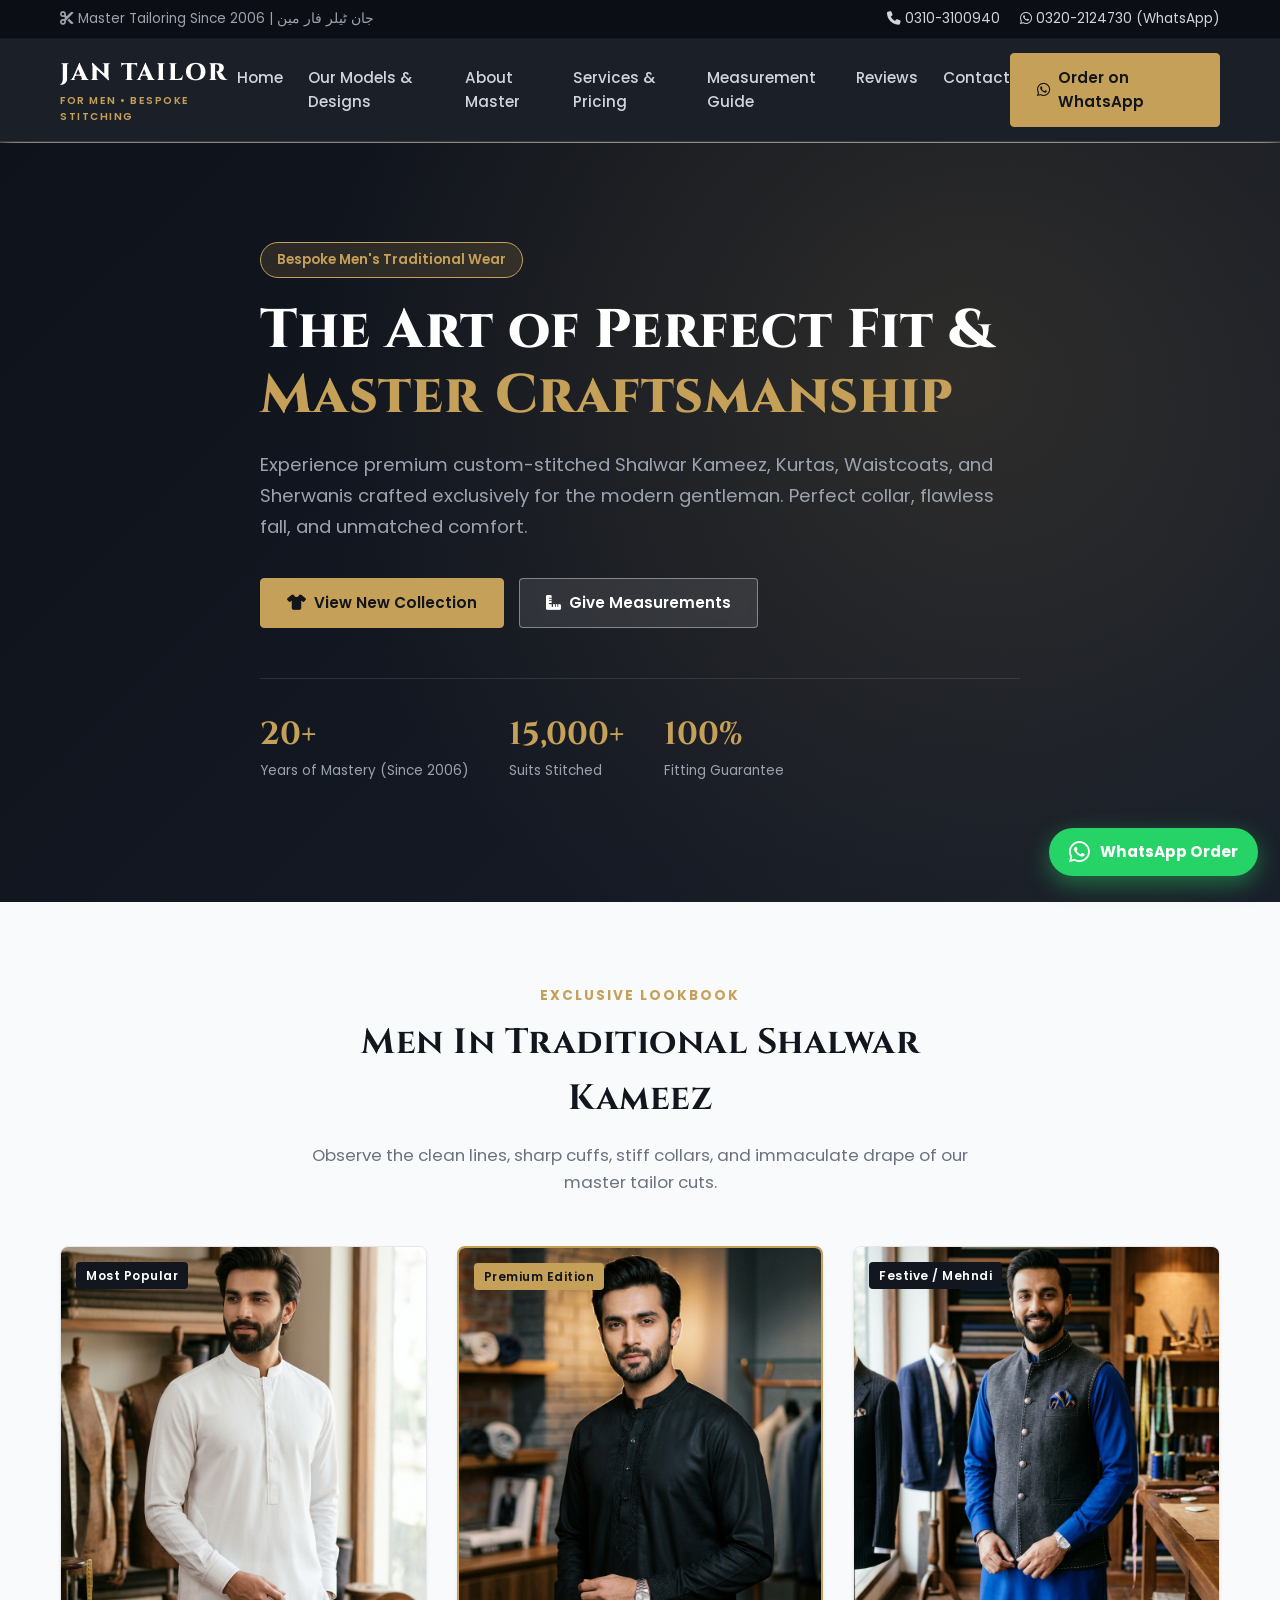
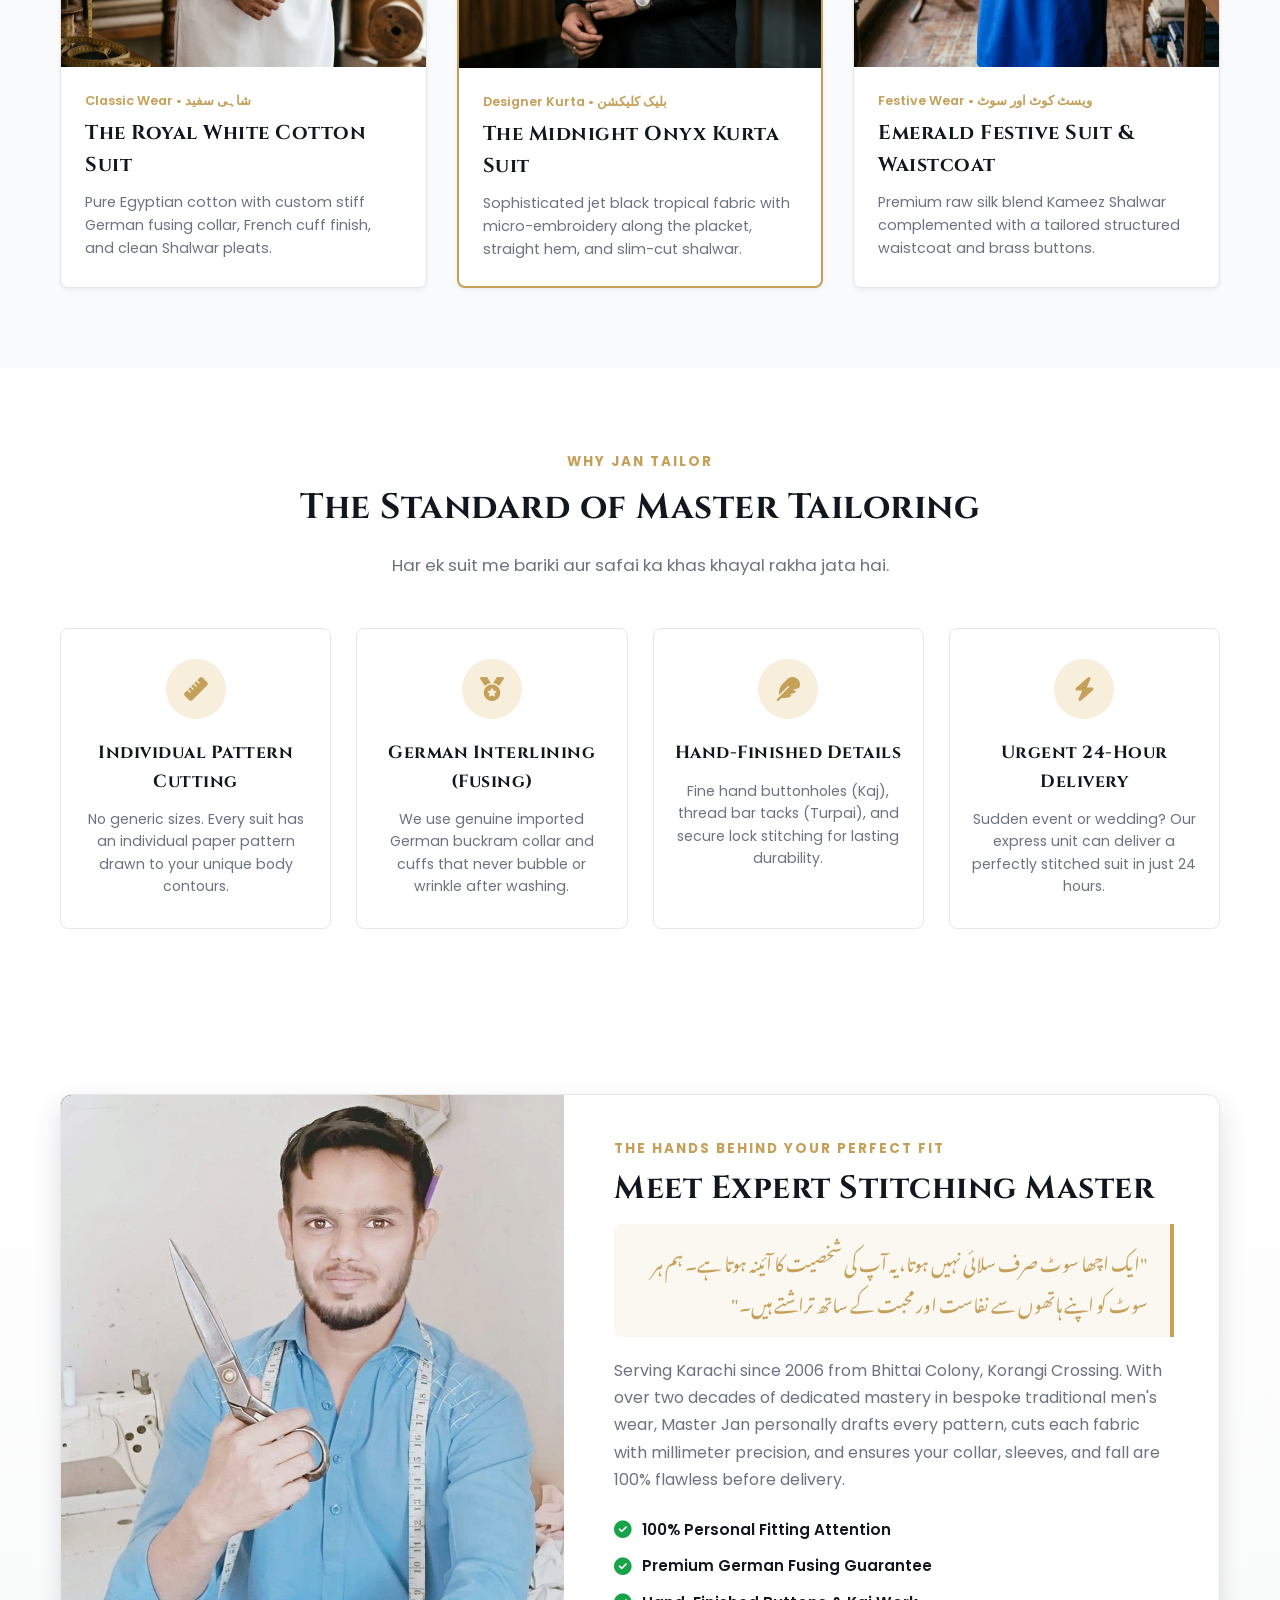
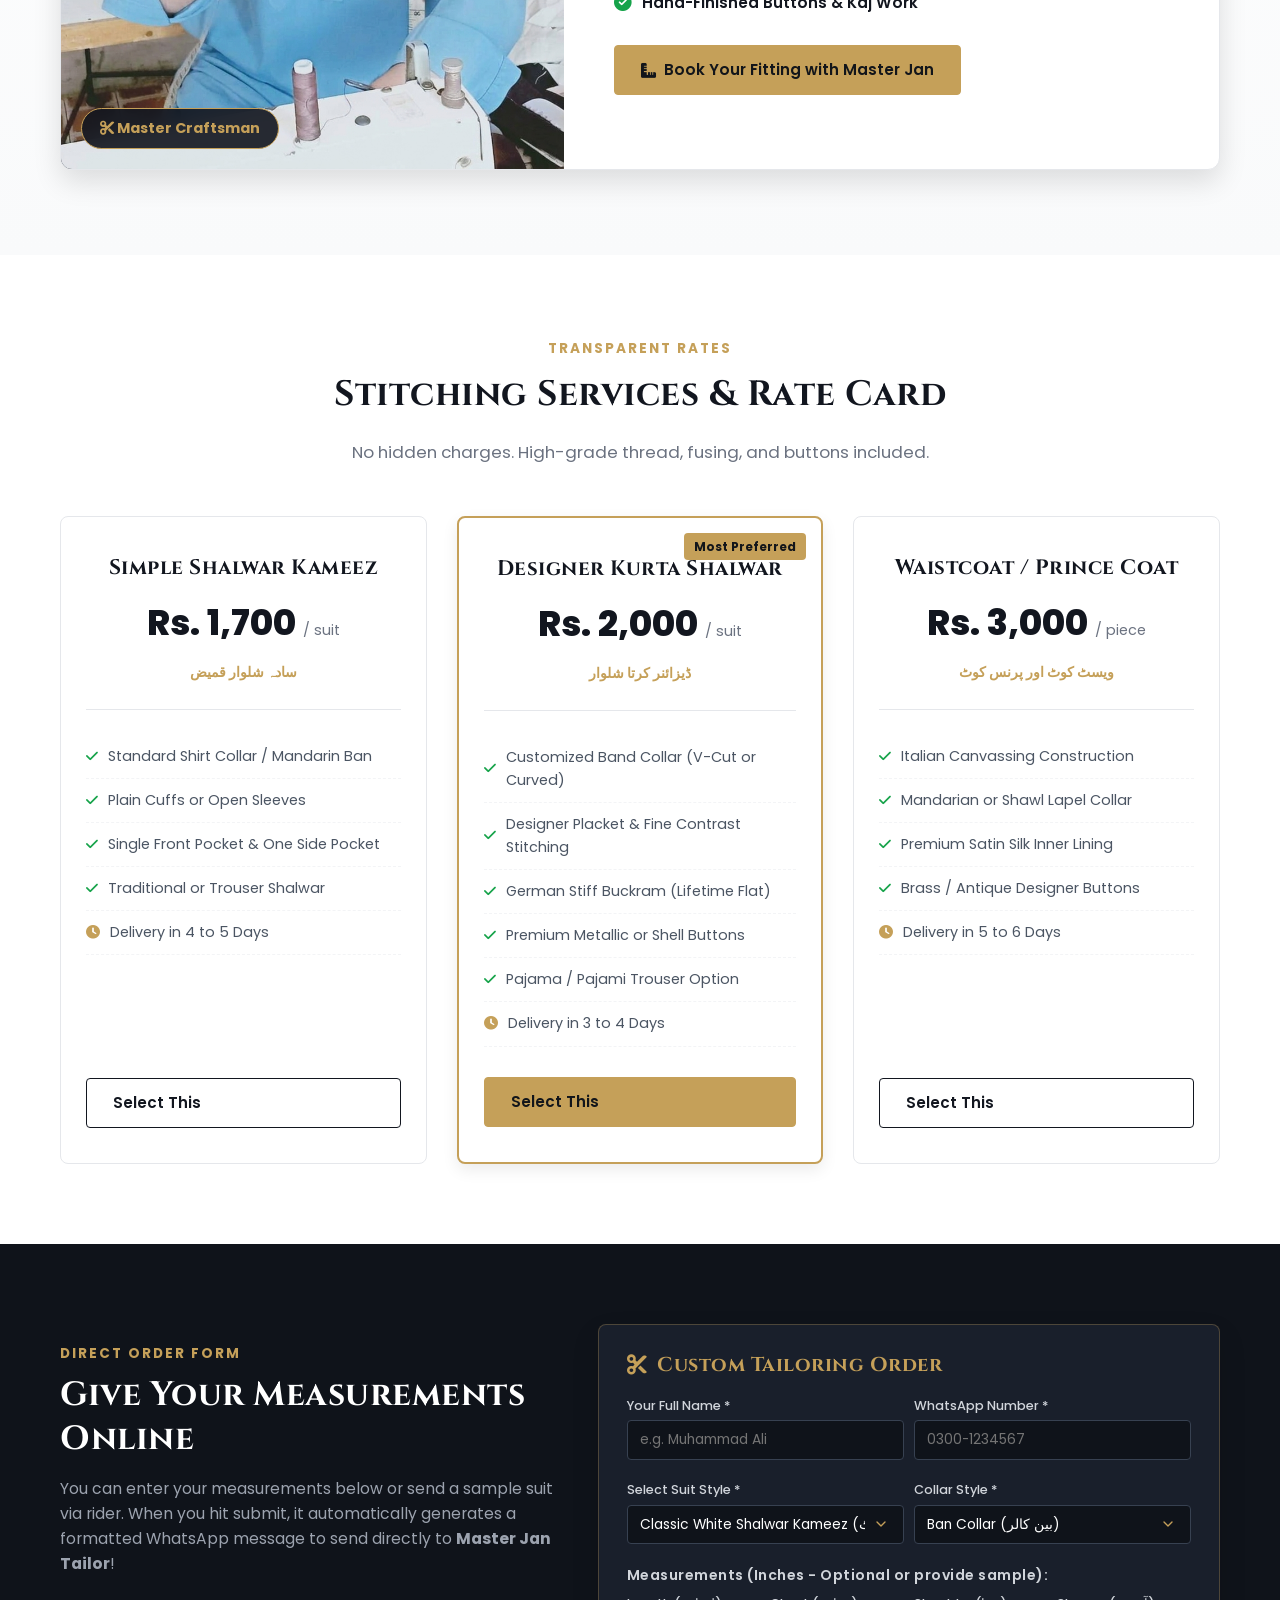
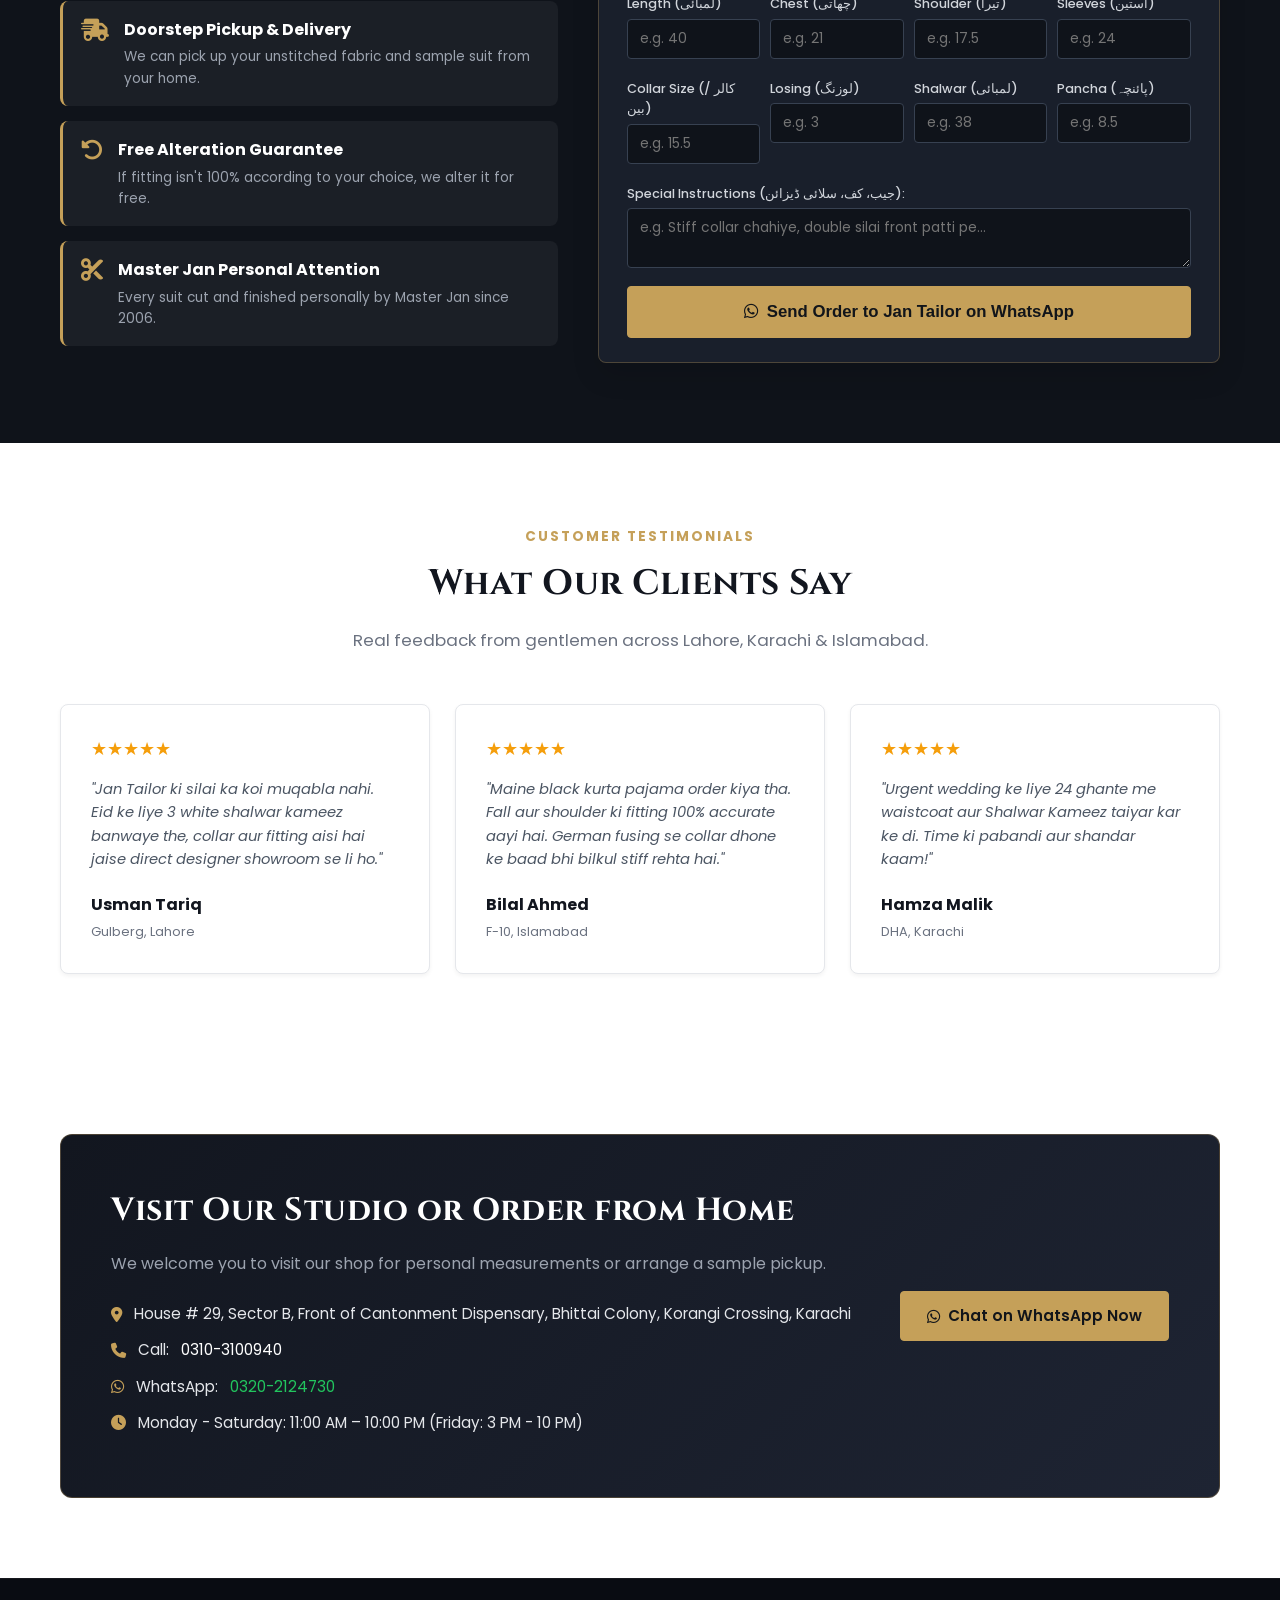
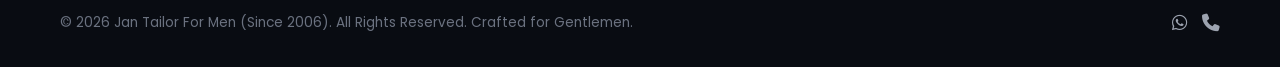
<file: index.html>
<!DOCTYPE html>
<html lang="en">
<head>
  <meta charset="UTF-8">
  <meta name="viewport" content="width=device-width, initial-scale=1.0">
  <title>Jan Tailor For Men | Bespoke Men's Shalwar Kameez & Suits</title>
  <link rel="preconnect" href="https://fonts.googleapis.com">
  <link rel="preconnect" href="https://fonts.gstatic.com" crossorigin>
  <link href="https://fonts.googleapis.com/css2?family=Cinzel:wght@500;700;800&family=Noto+Nastaliq+Urdu:wght@500;700&family=Poppins:wght@300;400;500;600;700&display=swap" rel="stylesheet">
  <link rel="stylesheet" href="style.css">
  <link rel="stylesheet" href="https://cdnjs.cloudflare.com/ajax/libs/font-awesome/6.4.0/css/all.min.css">
</head>
<body>

  <!-- Top Announcement Bar -->
  <div class="top-bar">
    <div class="container top-bar-content">
      <span><i class="fa-solid fa-scissors"></i> Master Tailoring Since 2006 | جان ٹیلر فار مین</span>
      <div class="top-contact">
        <a href="tel:+923103100940"><i class="fa-solid fa-phone"></i> 0310-3100940</a>
        <a href="https://wa.me/923202124730" target="_blank"><i class="fa-brands fa-whatsapp"></i> 0320-2124730 (WhatsApp)</a>
      </div>
    </div>
  </div>

  <!-- Navigation Header -->
  <header class="header" id="header">
    <div class="container nav-wrapper">
      <a href="#home" class="logo">
        <span class="logo-title">JAN TAILOR</span>
        <span class="logo-subtitle">FOR MEN • BESPOKE STITCHING</span>
      </a>

      <nav class="nav-menu" id="nav-menu">
        <a href="#home" class="nav-link active">Home</a>
        <a href="#gallery" class="nav-link">Our Models & Designs</a>
        <a href="#master" class="nav-link">About Master</a>
        <a href="#services" class="nav-link">Services & Pricing</a>
        <a href="#order" class="nav-link">Measurement Guide</a>
        <a href="#reviews" class="nav-link">Reviews</a>
        <a href="#contact" class="nav-link">Contact</a>
        <a href="https://wa.me/923202124730" target="_blank" class="btn btn-primary mobile-menu-btn">
          <i class="fa-brands fa-whatsapp"></i> Order on WhatsApp
        </a>
      </nav>

      <a href="https://wa.me/923202124730" target="_blank" class="btn btn-primary nav-btn">
        <i class="fa-brands fa-whatsapp"></i> Order on WhatsApp
      </a>

      <button class="mobile-toggle" id="mobile-toggle" aria-label="Toggle navigation">
        <i class="fa-solid fa-bars"></i>
      </button>
    </div>
  </header>

  <!-- Hero Section -->
  <section class="hero" id="home">
    <div class="hero-overlay"></div>
    <div class="container hero-content">
      <div class="hero-badge">Bespoke Men's Traditional Wear</div>
      <h1 class="hero-title">
        The Art of Perfect Fit & <br>
        <span class="gold-text">Master Craftsmanship</span>
      </h1>
      <p class="hero-description">
        Experience premium custom-stitched Shalwar Kameez, Kurtas, Waistcoats, and Sherwanis crafted exclusively for the modern gentleman. Perfect collar, flawless fall, and unmatched comfort.
      </p>
      <div class="hero-actions">
        <a href="#gallery" class="btn btn-primary"><i class="fa-solid fa-shirt"></i> View New Collection</a>
        <a href="#order" class="btn btn-secondary"><i class="fa-solid fa-ruler-combined"></i> Give Measurements</a>
      </div>

      <div class="hero-stats">
        <div class="stat-item">
          <span class="stat-num">20+</span>
          <span class="stat-label">Years of Mastery (Since 2006)</span>
        </div>
        <div class="stat-item">
          <span class="stat-num">15,000+</span>
          <span class="stat-label">Suits Stitched</span>
        </div>
        <div class="stat-item">
          <span class="stat-num">100%</span>
          <span class="stat-label">Fitting Guarantee</span>
        </div>
      </div>
    </div>
  </section>

  <!-- Featured Collection / Models in Shalwar Kameez -->
  <section class="section gallery-section" id="gallery">
    <div class="container">
      <div class="section-header">
        <span class="subheading">Exclusive Lookbook</span>
        <h2 class="section-title">Men In Traditional Shalwar Kameez</h2>
        <p class="section-subtitle">
          Observe the clean lines, sharp cuffs, stiff collars, and immaculate drape of our master tailor cuts.
        </p>
      </div>

      <div class="models-grid">
        <!-- Model 1: Classic White Cotton Suit -->
        <div class="model-card">
          <div class="model-image-wrap" onclick="openModal('img-model1', 'The Royal White Cotton Suit', 'Handcrafted from fine Egyptian Giza cotton with crisp band collar, French cuffs, and precision stitching.')" title="Tap to preview">
            <img src="images/model1.jpg" alt="Young Man in Classic White Shalwar Kameez" class="model-img" id="img-model1">
            <span class="model-badge">Most Popular</span>
            <div class="model-overlay">
              <button class="quick-view-btn">
                <i class="fa-solid fa-expand"></i> View Detail
              </button>
            </div>
          </div>
          <div class="model-info">
            <div class="model-category">Classic Wear • شاہی سفید</div>
            <h3 class="model-name">The Royal White Cotton Suit</h3>
            <p class="model-desc">
              Pure Egyptian cotton with custom stiff German fusing collar, French cuff finish, and clean Shalwar pleats.
            </p>
          </div>
        </div>

        <!-- Model 2: Charcoal Black / Navy Blue Designer Kurta Shalwar -->
        <div class="model-card featured">
          <div class="model-image-wrap" onclick="openModal('img-model2', 'The Midnight Onyx Kurta Suit', 'Deep charcoal black wash-and-wear fabric with subtle tonal silk embroidery on placket, slim-fit silhouette.')" title="Tap to preview">
            <img src="images/model2.jpg" alt="Young Man in Elegant Black Kurta Shalwar" class="model-img" id="img-model2">
            <span class="model-badge badge-gold">Premium Edition</span>
            <div class="model-overlay">
              <button class="quick-view-btn">
                <i class="fa-solid fa-expand"></i> View Detail
              </button>
            </div>
          </div>
          <div class="model-info">
            <div class="model-category">Designer Kurta • بلیک کلیکشن</div>
            <h3 class="model-name">The Midnight Onyx Kurta Suit</h3>
            <p class="model-desc">
              Sophisticated jet black tropical fabric with micro-embroidery along the placket, straight hem, and slim-cut shalwar.
            </p>
          </div>
        </div>

        <!-- Model 3: Festive Emerald Green / Royal Blue with Waistcoat -->
        <div class="model-card">
          <div class="model-image-wrap" onclick="openModal('img-model3', 'Royal Festive Suit with Waistcoat', 'Rich jewel-toned fabric paired with a tailored textured Prince-coat style waistcoat, brass crest buttons.')" title="Tap to preview">
            <img src="images/model3.jpg" alt="Man in Royal Green Shalwar Kameez with Waistcoat" class="model-img" id="img-model3">
            <span class="model-badge">Festive / Mehndi</span>
            <div class="model-overlay">
              <button class="quick-view-btn">
                <i class="fa-solid fa-expand"></i> View Detail
              </button>
            </div>
          </div>
          <div class="model-info">
            <div class="model-category">Festive Wear • ویسٹ کوٹ اور سوٹ</div>
            <h3 class="model-name">Emerald Festive Suit & Waistcoat</h3>
            <p class="model-desc">
              Premium raw silk blend Kameez Shalwar complemented with a tailored structured waistcoat and brass buttons.
            </p>
          </div>
        </div>
      </div>
    </div>
  </section>

  <!-- Special Features / Master Tailoring Pillars -->
  <section class="section features-section">
    <div class="container">
      <div class="section-header">
        <span class="subheading">Why Jan Tailor</span>
        <h2 class="section-title">The Standard of Master Tailoring</h2>
        <p class="section-subtitle">Har ek suit me bariki aur safai ka khas khayal rakha jata hai.</p>
      </div>

      <div class="features-grid">
        <div class="feature-box">
          <div class="feature-icon"><i class="fa-solid fa-ruler"></i></div>
          <h3>Individual Pattern Cutting</h3>
          <p>No generic sizes. Every suit has an individual paper pattern drawn to your unique body contours.</p>
        </div>

        <div class="feature-box">
          <div class="feature-icon"><i class="fa-solid fa-medal"></i></div>
          <h3>German Interlining (Fusing)</h3>
          <p>We use genuine imported German buckram collar and cuffs that never bubble or wrinkle after washing.</p>
        </div>

        <div class="feature-box">
          <div class="feature-icon"><i class="fa-solid fa-feather"></i></div>
          <h3>Hand-Finished Details</h3>
          <p>Fine hand buttonholes (Kaj), thread bar tacks (Turpai), and secure lock stitching for lasting durability.</p>
        </div>

        <div class="feature-box">
          <div class="feature-icon"><i class="fa-solid fa-bolt"></i></div>
          <h3>Urgent 24-Hour Delivery</h3>
          <p>Sudden event or wedding? Our express unit can deliver a perfectly stitched suit in just 24 hours.</p>
        </div>
      </div>
    </div>
  </section>

  <!-- Meet The Master Tailor Section -->
  <section class="section master-section" id="master">
    <div class="container">
      <div class="master-card">
        <div class="master-image-box">
          <img src="images/mypic2.jpg" alt="Master Jan Tailor at Work" class="master-img">
          <div class="master-badge"><i class="fa-solid fa-scissors"></i> Master Craftsman</div>
        </div>
        <div class="master-content">
          <span class="subheading">The Hands Behind Your Perfect Fit</span>
          <h2 class="master-title">Meet Expert Stitching Master</h2>
          <p class="master-quote">
            "ایک اچھا سوٹ صرف سلائی نہیں ہوتا، یہ آپ کی شخصیت کا آئینہ ہوتا ہے۔ ہم ہر سوٹ کو اپنے ہاتھوں سے نفاست اور محبت کے ساتھ تراشتے ہیں۔"
          </p>
          <p class="master-bio">
            Serving Karachi since 2006 from Bhittai Colony, Korangi Crossing. With over two decades of dedicated mastery in bespoke traditional men's wear, Master Jan personally drafts every pattern, cuts each fabric with millimeter precision, and ensures your collar, sleeves, and fall are 100% flawless before delivery.
          </p>
          <div class="master-features-list">
            <div><i class="fa-solid fa-circle-check"></i> 100% Personal Fitting Attention</div>
            <div><i class="fa-solid fa-circle-check"></i> Premium German Fusing Guarantee</div>
            <div><i class="fa-solid fa-circle-check"></i> Hand-Finished Buttons & Kaj Work</div>
          </div>
          <a href="#order" class="btn btn-primary"><i class="fa-solid fa-ruler-combined"></i> Book Your Fitting with Master Jan</a>
        </div>
      </div>
    </div>
  </section>

  <!-- Services & Price List -->
  <section class="section services-section" id="services">
    <div class="container">
      <div class="section-header">
        <span class="subheading">Transparent Rates</span>
        <h2 class="section-title">Stitching Services & Rate Card</h2>
        <p class="section-subtitle">No hidden charges. High-grade thread, fusing, and buttons included.</p>
      </div>

      <div class="price-cards-grid">
        <div class="price-card">
          <div class="price-header">
            <h4>Simple Shalwar Kameez</h4>
            <div class="price">Rs. 1,700 <span>/ suit</span></div>
            <p>سادہ شلوار قمیض</p>
          </div>
          <ul class="price-list">
            <li><i class="fa-solid fa-check"></i> Standard Shirt Collar / Mandarin Ban</li>
            <li><i class="fa-solid fa-check"></i> Plain Cuffs or Open Sleeves</li>
            <li><i class="fa-solid fa-check"></i> Single Front Pocket & One Side Pocket</li>
            <li><i class="fa-solid fa-check"></i> Traditional or Trouser Shalwar</li>
            <li><i class="fa-solid fa-clock"></i> Delivery in 4 to 5 Days</li>
          </ul>
          <a href="#order" class="btn btn-outline" onclick="selectService('Simple Shalwar Kameez')">Select This</a>
        </div>

        <div class="price-card popular">
          <div class="popular-ribbon">Most Preferred</div>
          <div class="price-header">
            <h4>Designer Kurta Shalwar</h4>
            <div class="price">Rs. 2,000 <span>/ suit</span></div>
            <p>ڈیزائنر کرتا شلوار</p>
          </div>
          <ul class="price-list">
            <li><i class="fa-solid fa-check"></i> Customized Band Collar (V-Cut or Curved)</li>
            <li><i class="fa-solid fa-check"></i> Designer Placket & Fine Contrast Stitching</li>
            <li><i class="fa-solid fa-check"></i> German Stiff Buckram (Lifetime Flat)</li>
            <li><i class="fa-solid fa-check"></i> Premium Metallic or Shell Buttons</li>
            <li><i class="fa-solid fa-check"></i> Pajama / Pajami Trouser Option</li>
            <li><i class="fa-solid fa-clock"></i> Delivery in 3 to 4 Days</li>
          </ul>
          <a href="#order" class="btn btn-primary" onclick="selectService('Designer Kurta Shalwar')">Select This</a>
        </div>

        <div class="price-card">
          <div class="price-header">
            <h4>Waistcoat / Prince Coat</h4>
            <div class="price">Rs. 3,000 <span>/ piece</span></div>
            <p>ویسٹ کوٹ اور پرنس کوٹ</p>
          </div>
          <ul class="price-list">
            <li><i class="fa-solid fa-check"></i> Italian Canvassing Construction</li>
            <li><i class="fa-solid fa-check"></i> Mandarian or Shawl Lapel Collar</li>
            <li><i class="fa-solid fa-check"></i> Premium Satin Silk Inner Lining</li>
            <li><i class="fa-solid fa-check"></i> Brass / Antique Designer Buttons</li>
            <li><i class="fa-solid fa-clock"></i> Delivery in 5 to 6 Days</li>
          </ul>
          <a href="#order" class="btn btn-outline" onclick="selectService('Waistcoat / Prince Coat')">Select This</a>
        </div>
      </div>
    </div>
  </section>

  <!-- Online Measurement Calculator & Order Form -->
  <section class="section order-section" id="order">
    <div class="container">
      <div class="order-wrapper">
        <div class="order-info-col">
          <span class="subheading">Direct Order Form</span>
          <h2>Give Your Measurements Online</h2>
          <p>
            You can enter your measurements below or send a sample suit via rider. When you hit submit, it automatically generates a formatted WhatsApp message to send directly to <strong>Master Jan Tailor</strong>!
          </p>

          <div class="order-highlights">
            <div class="highlight-item">
              <i class="fa-solid fa-truck-fast"></i>
              <div>
                <h5>Doorstep Pickup & Delivery</h5>
                <p>We can pick up your unstitched fabric and sample suit from your home.</p>
              </div>
            </div>
            <div class="highlight-item">
              <i class="fa-solid fa-rotate-left"></i>
              <div>
                <h5>Free Alteration Guarantee</h5>
                <p>If fitting isn't 100% according to your choice, we alter it for free.</p>
              </div>
            </div>
            <div class="highlight-item">
              <i class="fa-solid fa-scissors"></i>
              <div>
                <h5>Master Jan Personal Attention</h5>
                <p>Every suit cut and finished personally by Master Jan since 2006.</p>
              </div>
            </div>
          </div>
        </div>

        <div class="order-form-col">
          <form id="tailor-order-form" class="tailor-form" onsubmit="handleFormSubmit(event)">
            <h3><i class="fa-solid fa-scissors"></i> Custom Tailoring Order</h3>

            <div class="form-row">
              <div class="form-group">
                <label for="cust-name">Your Full Name *</label>
                <input type="text" id="cust-name" required placeholder="e.g. Muhammad Ali">
              </div>
              <div class="form-group">
                <label for="cust-phone">WhatsApp Number *</label>
                <input type="tel" id="cust-phone" required placeholder="0300-1234567">
              </div>
            </div>

            <div class="form-row">
              <div class="form-group">
                <label for="suit-type">Select Suit Style *</label>
                <select id="suit-type" required>
                  <option value="Classic White Shalwar Kameez">Classic White Shalwar Kameez (سفید سوٹ)</option>
                  <option value="Midnight Onyx Kurta Suit">Midnight Onyx Kurta Suit (بلیک کرتا)</option>
                  <option value="Festive Suit with Waistcoat">Festive Suit with Waistcoat (ویسٹ کوٹ اور سوٹ)</option>
                  <option value="Waistcoat / Prince Coat">Waistcoat / Prince Coat (ویسٹ کوٹ اور پرنس کوٹ)</option>
                  <option value="Standard Shalwar Kameez">Standard Shalwar Kameez (سادہ سوٹ)</option>
                  <option value="Designer Kurta Pajama">Designer Kurta Pajama (کرتا پاجامہ)</option>
                </select>
              </div>
              <div class="form-group">
                <label for="collar-type">Collar Style *</label>
                <select id="collar-type">
                  <option value="Ban Collar (بین کالر)">Ban Collar (بین کالر)</option>
                  <option value="Shirt Collar (شرٹ کالر)">Shirt Collar (شرٹ کالر)</option>
                  <option value="Half Ban Collar (ہاف بین)">Half Ban Collar (ہاف بین)</option>
                </select>
              </div>
            </div>

            <h4 class="form-subheading">Measurements (Inches - Optional or provide sample):</h4>
            <div class="form-row four-col">
              <div class="form-group">
                <label for="m-kameez">Length (لمبائی)</label>
                <input type="number" step="0.5" min="0" id="m-kameez" placeholder="e.g. 40">
              </div>
              <div class="form-group">
                <label for="m-chest">Chest (چھاتی)</label>
                <input type="number" step="0.5" min="0" id="m-chest" placeholder="e.g. 21">
              </div>
              <div class="form-group">
                <label for="m-teera">Shoulder (تیرا)</label>
                <input type="number" step="0.5" min="0" id="m-teera" placeholder="e.g. 17.5">
              </div>
              <div class="form-group">
                <label for="m-sleeves">Sleeves (آستین)</label>
                <input type="number" step="0.5" min="0" id="m-sleeves" placeholder="e.g. 24">
              </div>
            </div>

            <div class="form-row four-col">
              <div class="form-group">
                <label for="m-collar">Collar Size (کالر / بین)</label>
                <input type="number" step="0.5" min="0" id="m-collar" placeholder="e.g. 15.5">
              </div>
              <div class="form-group">
                <label for="m-losing">Losing (لوزنگ)</label>
                <input type="number" step="0.5" min="0" id="m-losing" placeholder="e.g. 3">
              </div>
              <div class="form-group">
                <label for="m-shalwar">Shalwar (لمبائی)</label>
                <input type="number" step="0.5" min="0" id="m-shalwar" placeholder="e.g. 38">
              </div>
              <div class="form-group">
                <label for="m-pancha">Pancha (پائنچہ)</label>
                <input type="number" step="0.5" min="0" id="m-pancha" placeholder="e.g. 8.5">
              </div>
            </div>

            <div class="form-group">
              <label for="cust-notes">Special Instructions (جیب، کف، سلائی ڈیزائن):</label>
              <textarea id="cust-notes" rows="2" placeholder="e.g. Stiff collar chahiye, double silai front patti pe..."></textarea>
            </div>

            <button type="submit" class="btn btn-primary btn-block">
              <i class="fa-brands fa-whatsapp"></i> Send Order to Jan Tailor on WhatsApp
            </button>
          </form>
        </div>
      </div>
    </div>
  </section>

  <!-- Customer Reviews -->
  <section class="section reviews-section" id="reviews">
    <div class="container">
      <div class="section-header">
        <span class="subheading">Customer Testimonials</span>
        <h2 class="section-title">What Our Clients Say</h2>
        <p class="section-subtitle">Real feedback from gentlemen across Lahore, Karachi & Islamabad.</p>
      </div>

      <div class="reviews-grid">
        <div class="review-card">
          <div class="stars">★★★★★</div>
          <p class="review-text">
            "Jan Tailor ki silai ka koi muqabla nahi. Eid ke liye 3 white shalwar kameez banwaye the, collar aur fitting aisi hai jaise direct designer showroom se li ho."
          </p>
          <div class="client-info">
            <span class="client-name">Usman Tariq</span>
            <span class="client-loc">Gulberg, Lahore</span>
          </div>
        </div>

        <div class="review-card">
          <div class="stars">★★★★★</div>
          <p class="review-text">
            "Maine black kurta pajama order kiya tha. Fall aur shoulder ki fitting 100% accurate aayi hai. German fusing se collar dhone ke baad bhi bilkul stiff rehta hai."
          </p>
          <div class="client-info">
            <span class="client-name">Bilal Ahmed</span>
            <span class="client-loc">F-10, Islamabad</span>
          </div>
        </div>

        <div class="review-card">
          <div class="stars">★★★★★</div>
          <p class="review-text">
            "Urgent wedding ke liye 24 ghante me waistcoat aur Shalwar Kameez taiyar kar ke di. Time ki pabandi aur shandar kaam!"
          </p>
          <div class="client-info">
            <span class="client-name">Hamza Malik</span>
            <span class="client-loc">DHA, Karachi</span>
          </div>
        </div>
      </div>
    </div>
  </section>

  <!-- Contact Section -->
  <section class="section contact-section" id="contact">
    <div class="container">
      <div class="contact-card">
        <div class="contact-details">
          <h2>Visit Our Studio or Order from Home</h2>
          <p>We welcome you to visit our shop for personal measurements or arrange a sample pickup.</p>
          <ul class="contact-list">
            <li><i class="fa-solid fa-location-dot"></i> House # 29, Sector B, Front of Cantonment Dispensary, Bhittai Colony, Korangi Crossing, Karachi</li>
            <li><i class="fa-solid fa-phone"></i> Call: <a href="tel:+923103100940" style="color: #ffffff; text-decoration: none;">0310-3100940</a></li>
            <li><i class="fa-brands fa-whatsapp"></i> WhatsApp: <a href="https://wa.me/923202124730" target="_blank" style="color: #22c55e; text-decoration: none;">0320-2124730</a></li>
            <li><i class="fa-solid fa-clock"></i> Monday - Saturday: 11:00 AM – 10:00 PM (Friday: 3 PM - 10 PM)</li>
          </ul>
        </div>
        <div class="contact-cta">
          <a href="https://wa.me/923202124730" target="_blank" class="btn btn-primary btn-large">
            <i class="fa-brands fa-whatsapp"></i> Chat on WhatsApp Now
          </a>
        </div>
      </div>
    </div>
  </section>

  <!-- Modal for Image Preview -->
  <div class="image-modal" id="image-modal">
    <div class="modal-box">
      <button class="modal-close" onclick="closeModal()">&times;</button>
      <img id="modal-img" src="data:image/svg+xml,%3Csvg xmlns='http://www.w3.org/2000/svg'/%3E" alt="Full view">
      <h3 id="modal-title"></h3>
      <p id="modal-desc"></p>
    </div>
  </div>

  <!-- Footer -->
  <footer class="footer">
    <div class="container footer-content">
      <p>&copy; 2026 Jan Tailor For Men (Since 2006). All Rights Reserved. Crafted for Gentlemen.</p>
      <div class="social-links">
        <a href="https://wa.me/923202124730" target="_blank" title="WhatsApp"><i class="fa-brands fa-whatsapp"></i></a>
        <a href="tel:+923103100940" title="Phone Call"><i class="fa-solid fa-phone"></i></a>
      </div>
    </div>
  </footer>

  <!-- Floating WhatsApp Action Button for Mobile & Desktop -->
  <a href="https://wa.me/923202124730" class="floating-whatsapp" target="_blank" aria-label="Order on WhatsApp">
    <i class="fa-brands fa-whatsapp"></i>
    <span>WhatsApp Order</span>
  </a>

  <script src="script.js"></script>
</body>
</html>
</file>
<file: style.css>
/* ===================================================
   JAN TAILOR FOR MEN - BESPOKE STYLING
   =================================================== */

:root {
  --primary-color: #12161f;
  --secondary-color: #1a202c;
  --gold: #c5a059;
  --gold-hover: #dfb76c;
  --gold-light: #f7eedb;
  --text-dark: #1f2937;
  --text-muted: #6b7280;
  --text-light: #f3f4f6;
  --bg-light: #f9fafb;
  --bg-white: #ffffff;
  --border-color: #e5e7eb;
  --shadow-sm: 0 2px 4px rgba(0, 0, 0, 0.05);
  --shadow-md: 0 6px 16px rgba(0, 0, 0, 0.08);
  --shadow-lg: 0 12px 28px rgba(0, 0, 0, 0.12);
  --transition: all 0.3s cubic-bezier(0.25, 0.8, 0.25, 1);
  --font-heading: 'Cinzel', serif;
  --font-body: 'Poppins', sans-serif;
}

* {
  margin: 0;
  padding: 0;
  box-sizing: border-box;
}

html {
  scroll-behavior: smooth;
}

html, body {
  overflow-x: hidden;
  max-width: 100%;
}

body {
  font-family: var(--font-body);
  color: var(--text-dark);
  background-color: var(--bg-white);
  line-height: 1.6;
  position: relative;
}

.container {
  max-width: 1200px;
  margin: 0 auto;
  padding: 0 20px;
}

/* Typography & General */
h1, h2, h3, h4, .logo-title {
  font-family: var(--font-heading);
  letter-spacing: 0.5px;
}

.gold-text {
  color: var(--gold);
}

.subheading {
  display: inline-block;
  font-size: 0.85rem;
  font-weight: 700;
  text-transform: uppercase;
  letter-spacing: 2px;
  color: var(--gold);
  margin-bottom: 8px;
}

.section {
  padding: 80px 0;
}

.section-header {
  text-align: center;
  max-width: 700px;
  margin: 0 auto 50px auto;
}

.section-title {
  font-size: 2.2rem;
  color: var(--primary-color);
  margin-bottom: 15px;
  font-weight: 700;
}

.section-subtitle {
  color: var(--text-muted);
  font-size: 1.05rem;
}

/* Buttons */
.btn {
  display: inline-flex;
  align-items: center;
  gap: 8px;
  padding: 12px 26px;
  border-radius: 4px;
  font-size: 0.95rem;
  font-weight: 600;
  text-decoration: none;
  cursor: pointer;
  transition: var(--transition);
  border: 1px solid transparent;
}

.btn-primary {
  background-color: var(--gold);
  color: #12151a;
  border-color: var(--gold);
}

.btn-primary:hover {
  background-color: var(--gold-hover);
  border-color: var(--gold-hover);
  transform: translateY(-2px);
  box-shadow: 0 6px 15px rgba(197, 160, 89, 0.35);
}

.btn-secondary {
  background-color: rgba(255, 255, 255, 0.1);
  color: #ffffff;
  border-color: rgba(255, 255, 255, 0.4);
  backdrop-filter: blur(5px);
}

.btn-secondary:hover {
  background-color: #ffffff;
  color: var(--primary-color);
}

.btn-outline {
  background-color: transparent;
  color: var(--primary-color);
  border-color: var(--primary-color);
}

.btn-outline:hover {
  background-color: var(--primary-color);
  color: #ffffff;
}

.btn-block {
  width: 100%;
  justify-content: center;
  padding: 15px;
  font-size: 1.05rem;
}

/* Top Announcement Bar */
.top-bar {
  background-color: #0b0e14;
  color: #9ca3af;
  font-size: 0.85rem;
  padding: 8px 0;
  border-bottom: 1px solid rgba(255, 255, 255, 0.05);
}

.top-bar-content {
  display: flex;
  justify-content: space-between;
  align-items: center;
}

.top-contact {
  display: flex;
  gap: 20px;
}

.top-contact a {
  color: #d1d5db;
  text-decoration: none;
  transition: var(--transition);
}

.top-contact a:hover {
  color: var(--gold);
}

/* Navigation Header */
.header {
  position: sticky;
  top: 0;
  z-index: 1000;
  background-color: rgba(18, 22, 31, 0.96);
  backdrop-filter: blur(10px);
  border-bottom: 1px solid rgba(197, 160, 89, 0.2);
  padding: 14px 0;
  transition: var(--transition);
}

.nav-wrapper {
  display: flex;
  justify-content: space-between;
  align-items: center;
}

.logo {
  display: flex;
  flex-direction: column;
  text-decoration: none;
}

.logo-title {
  color: #ffffff;
  font-size: 1.5rem;
  font-weight: 800;
  letter-spacing: 2px;
}

.logo-subtitle {
  color: var(--gold);
  font-size: 0.65rem;
  letter-spacing: 1.5px;
  font-family: var(--font-body);
  font-weight: 600;
}

.nav-menu {
  display: flex;
  gap: 25px;
}

.nav-link {
  color: #d1d5db;
  text-decoration: none;
  font-size: 0.95rem;
  font-weight: 500;
  transition: var(--transition);
  position: relative;
}

.nav-link:hover, .nav-link.active {
  color: var(--gold);
}

.mobile-toggle {
  display: none;
  background: none;
  border: none;
  color: #ffffff;
  font-size: 1.5rem;
  cursor: pointer;
  transition: var(--transition);
}

.mobile-menu-btn {
  display: none;
}

/* Floating WhatsApp Button */
.floating-whatsapp {
  position: fixed;
  bottom: 24px;
  right: 22px;
  z-index: 9999;
  background-color: #25d366;
  color: #ffffff;
  padding: 12px 20px;
  border-radius: 50px;
  display: flex;
  align-items: center;
  gap: 10px;
  text-decoration: none;
  box-shadow: 0 8px 24px rgba(37, 211, 102, 0.45);
  font-weight: 700;
  font-size: 0.95rem;
  transition: transform 0.3s ease, box-shadow 0.3s ease;
}

.floating-whatsapp i {
  font-size: 1.5rem;
}

.floating-whatsapp:hover {
  transform: translateY(-4px) scale(1.03);
  box-shadow: 0 12px 30px rgba(37, 211, 102, 0.6);
  color: #ffffff;
}

/* Hero Section */
.hero {
  position: relative;
  background: linear-gradient(135deg, #0e121a 0%, #171d29 100%);
  color: #ffffff;
  padding: 100px 0 120px 0;
  overflow: hidden;
}

.hero-overlay {
  position: absolute;
  top: 0;
  left: 0;
  right: 0;
  bottom: 0;
  background: radial-gradient(circle at 75% 30%, rgba(197, 160, 89, 0.15), transparent 60%);
  pointer-events: none;
}

.hero-content {
  position: relative;
  max-width: 800px;
}

.hero-badge {
  display: inline-block;
  background: rgba(197, 160, 89, 0.15);
  border: 1px solid var(--gold);
  color: var(--gold);
  padding: 6px 16px;
  border-radius: 30px;
  font-size: 0.85rem;
  font-weight: 600;
  margin-bottom: 20px;
}

.hero-title {
  font-size: 3.4rem;
  line-height: 1.2;
  margin-bottom: 20px;
  font-weight: 800;
}

.hero-description {
  font-size: 1.15rem;
  color: #9ca3af;
  margin-bottom: 35px;
  line-height: 1.7;
}

.hero-actions {
  display: flex;
  gap: 15px;
  margin-bottom: 50px;
}

.hero-stats {
  display: flex;
  flex-wrap: wrap;
  gap: 40px;
  border-top: 1px solid rgba(255, 255, 255, 0.1);
  padding-top: 30px;
}

.stat-item {
  display: flex;
  flex-direction: column;
}

.stat-num {
  font-family: var(--font-heading);
  font-size: 2rem;
  font-weight: 700;
  color: var(--gold);
}

.stat-label {
  font-size: 0.85rem;
  color: #9ca3af;
}

/* Models / Gallery Grid */
.gallery-section {
  background-color: var(--bg-light);
}

.models-grid {
  display: grid;
  grid-template-columns: repeat(3, 1fr);
  gap: 30px;
}

.model-card {
  background: var(--bg-white);
  border-radius: 8px;
  overflow: hidden;
  box-shadow: var(--shadow-sm);
  transition: var(--transition);
  border: 1px solid var(--border-color);
  display: flex;
  flex-direction: column;
}

.model-card:hover {
  transform: translateY(-8px);
  box-shadow: var(--shadow-lg);
  border-color: var(--gold);
}

.model-card.featured {
  border: 2px solid var(--gold);
}

.model-image-wrap {
  position: relative;
  width: 100%;
  height: 420px;
  overflow: hidden;
  background-color: #2a2e39;
}

.model-img {
  width: 100%;
  height: 100%;
  object-fit: cover;
  transition: transform 0.5s ease;
}

.model-card:hover .model-img {
  transform: scale(1.05);
}

.model-badge {
  position: absolute;
  top: 15px;
  left: 15px;
  background-color: var(--primary-color);
  color: #ffffff;
  font-size: 0.75rem;
  font-weight: 600;
  padding: 4px 10px;
  border-radius: 4px;
  letter-spacing: 0.5px;
}

.model-badge.badge-gold {
  background-color: var(--gold);
  color: #12151a;
}

.model-overlay {
  position: absolute;
  inset: 0;
  background: rgba(18, 22, 31, 0.4);
  display: flex;
  align-items: center;
  justify-content: center;
  opacity: 0;
  transition: var(--transition);
}

.model-card:hover .model-overlay {
  opacity: 1;
}

.quick-view-btn {
  background-color: #ffffff;
  color: var(--primary-color);
  border: none;
  padding: 10px 18px;
  border-radius: 30px;
  font-weight: 600;
  cursor: pointer;
  transition: var(--transition);
}

.quick-view-btn:hover {
  background-color: var(--gold);
  color: #12151a;
}

.model-info {
  padding: 24px;
  display: flex;
  flex-direction: column;
  flex-grow: 1;
}

.model-category {
  font-size: 0.8rem;
  color: var(--gold);
  font-weight: 600;
  margin-bottom: 6px;
}

.model-name {
  font-size: 1.25rem;
  color: var(--primary-color);
  margin-bottom: 10px;
  font-weight: 700;
}

.model-desc {
  color: var(--text-muted);
  font-size: 0.9rem;
  margin-bottom: 0;
  line-height: 1.6;
  flex-grow: 1;
}

.model-footer {
  display: flex;
  justify-content: space-between;
  align-items: center;
  border-top: 1px solid var(--border-color);
  padding-top: 15px;
}

.price-tag {
  font-size: 1.25rem;
  font-weight: 700;
  color: var(--primary-color);
}

.price-tag small {
  font-size: 0.75rem;
  color: var(--text-muted);
  font-weight: 400;
}

.order-link {
  color: #16a34a;
  text-decoration: none;
  font-weight: 700;
  font-size: 0.95rem;
  display: inline-flex;
  align-items: center;
  gap: 6px;
  transition: var(--transition);
}

.order-link:hover {
  color: #15803d;
  text-decoration: underline;
}

/* Features */
.features-grid {
  display: grid;
  grid-template-columns: repeat(4, 1fr);
  gap: 25px;
}

.feature-box {
  background: var(--bg-white);
  padding: 30px 20px;
  border-radius: 8px;
  border: 1px solid var(--border-color);
  text-align: center;
  transition: var(--transition);
}

.feature-box:hover {
  border-color: var(--gold);
  transform: translateY(-5px);
  box-shadow: var(--shadow-md);
}

.feature-icon {
  width: 60px;
  height: 60px;
  background-color: var(--gold-light);
  color: var(--gold);
  border-radius: 50%;
  display: flex;
  align-items: center;
  justify-content: center;
  font-size: 1.5rem;
  margin: 0 auto 20px auto;
}

.feature-box h3 {
  font-size: 1.1rem;
  margin-bottom: 12px;
  color: var(--primary-color);
}

.feature-box p {
  color: var(--text-muted);
  font-size: 0.88rem;
  line-height: 1.6;
}

/* ===================================================
   MEET MASTER TAILOR SECTION (BASE)
   =================================================== */
.master-section {
  background: linear-gradient(180deg, var(--bg-white) 0%, var(--bg-light) 100%);
  padding: 85px 0;
}

.master-card {
  display: grid;
  grid-template-columns: 0.9fr 1.1fr;
  gap: 40px;
  background: var(--bg-white);
  border-radius: 12px;
  overflow: hidden;
  box-shadow: var(--shadow-lg);
  border: 1px solid var(--border-color);
  align-items: stretch;
}

.master-image-box {
  position: relative;
  height: 100%;
  min-height: 480px;
  background: #1a202c;
  overflow: hidden;
}

.master-img {
  width: 100%;
  height: 100%;
  object-fit: cover;
  object-position: center 15%;
  display: block;
}

.master-badge {
  position: absolute;
  bottom: 20px;
  left: 20px;
  background: rgba(18, 22, 31, 0.9);
  color: var(--gold);
  border: 1px solid var(--gold);
  padding: 8px 18px;
  border-radius: 30px;
  font-size: 0.9rem;
  font-weight: 700;
  backdrop-filter: blur(8px);
}

.master-content {
  padding: 40px 45px 40px 10px;
}

.master-title {
  font-size: 2rem;
  color: var(--primary-color);
  margin-bottom: 15px;
  line-height: 1.3;
}

.master-quote {
  font-family: 'Noto Nastaliq Urdu', 'Urdu Typesetting', Tahoma, sans-serif;
  font-size: 1.15rem;
  font-style: normal;
  direction: rtl;
  text-align: right;
  color: var(--gold);
  background: rgba(197, 160, 89, 0.08);
  padding: 16px 22px;
  border-right: 4px solid var(--gold);
  border-left: none;
  border-radius: 8px 0 0 8px;
  margin-bottom: 20px;
  line-height: 2.2;
}

.master-bio {
  color: var(--text-muted);
  font-size: 1rem;
  margin-bottom: 25px;
  line-height: 1.7;
}

.master-features-list {
  display: flex;
  flex-direction: column;
  gap: 12px;
  margin-bottom: 30px;
}

.master-features-list div {
  display: flex;
  align-items: center;
  gap: 10px;
  font-size: 0.95rem;
  font-weight: 600;
  color: var(--primary-color);
}

.master-features-list div i {
  color: #16a34a;
  font-size: 1.1rem;
}

/* Price Cards */
.price-cards-grid {
  display: grid;
  grid-template-columns: repeat(3, 1fr);
  gap: 30px;
  align-items: stretch;
}

.price-card {
  background: var(--bg-white);
  border-radius: 8px;
  padding: 35px 25px;
  border: 1px solid var(--border-color);
  display: flex;
  flex-direction: column;
  position: relative;
  transition: var(--transition);
}

.price-card:hover {
  box-shadow: var(--shadow-lg);
  border-color: var(--gold);
}

.price-card.popular {
  border: 2px solid var(--gold);
  box-shadow: var(--shadow-md);
}

.popular-ribbon {
  position: absolute;
  top: 15px;
  right: 15px;
  background-color: var(--gold);
  color: #12151a;
  font-size: 0.75rem;
  font-weight: 700;
  padding: 4px 10px;
  border-radius: 4px;
}

.price-header {
  text-align: center;
  padding-bottom: 25px;
  border-bottom: 1px solid var(--border-color);
  margin-bottom: 25px;
}

.price-header h4 {
  font-size: 1.3rem;
  color: var(--primary-color);
  margin-bottom: 8px;
}

.price-header p {
  color: var(--gold);
  font-weight: 600;
  font-size: 0.9rem;
}

.price-header .price {
  font-size: 2.2rem;
  font-weight: 800;
  color: var(--primary-color);
  margin: 10px 0;
}

.price-header .price span {
  font-size: 0.9rem;
  font-weight: 400;
  color: var(--text-muted);
}

.price-list {
  list-style: none;
  margin-bottom: 30px;
  flex-grow: 1;
}

.price-list li {
  padding: 10px 0;
  font-size: 0.9rem;
  color: #4b5563;
  display: flex;
  align-items: center;
  gap: 10px;
  border-bottom: 1px dashed #f3f4f6;
}

.price-list li i {
  color: #16a34a;
  font-size: 0.85rem;
}

.price-list li i.fa-clock {
  color: var(--gold);
}

/* Order Section & Form */
.order-section {
  background-color: #0f131a;
  color: #ffffff;
}

.order-wrapper {
  display: grid;
  grid-template-columns: 1fr 1.25fr;
  gap: 40px;
  align-items: center;
}

.order-info-col h2 {
  font-size: 2.1rem;
  margin-bottom: 15px;
  line-height: 1.3;
}

.order-info-col p {
  color: #9ca3af;
  margin-bottom: 25px;
  font-size: 0.98rem;
}

.order-highlights {
  display: flex;
  flex-direction: column;
  gap: 15px;
}

.highlight-item {
  display: flex;
  gap: 15px;
  background: rgba(255, 255, 255, 0.05);
  padding: 16px 18px;
  border-radius: 8px;
  border-left: 3px solid var(--gold);
}

.highlight-item i {
  font-size: 1.4rem;
  color: var(--gold);
  margin-top: 2px;
}

.highlight-item h5 {
  font-size: 1rem;
  margin-bottom: 4px;
}

.highlight-item p {
  color: #9ca3af;
  font-size: 0.85rem;
  margin-bottom: 0;
}

.tailor-form {
  background-color: #191f2b;
  padding: 24px 28px;
  border-radius: 8px;
  border: 1px solid rgba(197, 160, 89, 0.3);
  box-shadow: var(--shadow-lg);
}

.tailor-form h3 {
  font-size: 1.25rem;
  margin-bottom: 15px;
  color: var(--gold);
  display: flex;
  align-items: center;
  gap: 10px;
}

.form-subheading {
  font-family: var(--font-body);
  font-size: 0.88rem;
  color: #d1d5db;
  margin: 10px 0 8px 0;
  font-weight: 600;
}

.form-row {
  display: grid;
  grid-template-columns: 1fr 1fr;
  gap: 10px;
  margin-bottom: 10px;
}

.form-row.three-col {
  grid-template-columns: 1fr 1fr 1fr;
}

.form-row.four-col {
  display: grid;
  grid-template-columns: repeat(4, 1fr);
  gap: 10px;
  margin-bottom: 10px;
}

.form-group {
  margin-bottom: 10px;
}

.form-group label {
  display: block;
  font-size: 0.8rem;
  color: #d1d5db;
  margin-bottom: 4px;
  font-weight: 500;
}

.form-group input, 
.form-group select, 
.form-group textarea {
  width: 100%;
  padding: 9px 12px;
  background-color: #0f131a;
  border: 1px solid #374151;
  border-radius: 4px;
  color: #ffffff;
  font-family: var(--font-body);
  font-size: 0.86rem;
  transition: var(--transition);
}

.form-group input:focus, 
.form-group select:focus, 
.form-group textarea:focus {
  border-color: var(--gold);
  outline: none;
  box-shadow: 0 0 0 2px rgba(197, 160, 89, 0.25);
}

.form-group select {
  cursor: pointer;
  appearance: none;
  -webkit-appearance: none;
  background-image: url("data:image/svg+xml;charset=UTF-8,%3csvg xmlns='http://www.w3.org/2000/svg' viewBox='0 0 24 24' fill='none' stroke='%23c5a059' stroke-width='2' stroke-linecap='round' stroke-linejoin='round'%3e%3cpolyline points='6 9 12 15 18 9'%3e%3c/polyline%3e%3c/svg%3e");
  background-repeat: no-repeat;
  background-position: right 14px center;
  background-size: 16px;
  padding-right: 38px;
}

.form-group select option {
  background-color: #191f2b;
  color: #ffffff;
  padding: 10px;
}

/* Reviews */
.reviews-grid {
  display: grid;
  grid-template-columns: repeat(3, 1fr);
  gap: 25px;
}

.review-card {
  background: var(--bg-white);
  padding: 30px;
  border-radius: 8px;
  border: 1px solid var(--border-color);
  box-shadow: var(--shadow-sm);
}

.stars {
  color: #f59e0b;
  font-size: 1.1rem;
  margin-bottom: 15px;
}

.review-text {
  font-style: italic;
  color: #4b5563;
  margin-bottom: 20px;
  font-size: 0.92rem;
  line-height: 1.6;
}

.client-name {
  display: block;
  font-weight: 700;
  color: var(--primary-color);
}

.client-loc {
  font-size: 0.8rem;
  color: var(--text-muted);
}

/* Contact Card */
.contact-card {
  background: linear-gradient(135deg, #12161f 0%, #1e2433 100%);
  color: #ffffff;
  border-radius: 12px;
  padding: 50px;
  display: flex;
  justify-content: space-between;
  align-items: center;
  border: 1px solid rgba(197, 160, 89, 0.3);
}

.contact-details h2 {
  font-size: 2rem;
  margin-bottom: 15px;
}

.contact-details p {
  color: #9ca3af;
  margin-bottom: 25px;
}

.contact-list {
  list-style: none;
}

.contact-list li {
  margin-bottom: 12px;
  font-size: 0.95rem;
  color: #e5e7eb;
  display: flex;
  align-items: center;
  gap: 12px;
}

.contact-list li i {
  color: var(--gold);
}

/* Modal */
.image-modal {
  display: none;
  position: fixed;
  inset: 0;
  background: rgba(0, 0, 0, 0.85);
  z-index: 2000;
  align-items: center;
  justify-content: center;
  padding: 20px;
}

.modal-box {
  background: #ffffff;
  max-width: 650px;
  width: 100%;
  border-radius: 8px;
  overflow: hidden;
  position: relative;
  padding: 25px;
  text-align: center;
}

.modal-close {
  position: absolute;
  top: 15px;
  right: 15px;
  font-size: 2rem;
  background: none;
  border: none;
  cursor: pointer;
  color: #374151;
}

.modal-box img {
  max-width: 100%;
  max-height: 450px;
  width: auto;
  margin: 0 auto 20px auto;
  border-radius: 4px;
}

.modal-box h3 {
  color: var(--primary-color);
  margin-bottom: 10px;
}

.modal-box p {
  color: var(--text-muted);
  font-size: 0.9rem;
}

/* Footer */
.footer {
  background-color: #090c12;
  color: #6b7280;
  padding: 30px 0;
  border-top: 1px solid rgba(255, 255, 255, 0.05);
}

.footer-content {
  display: flex;
  justify-content: space-between;
  align-items: center;
  font-size: 0.85rem;
}

.social-links {
  display: flex;
  gap: 15px;
}

.social-links a {
  color: #9ca3af;
  font-size: 1.1rem;
  transition: var(--transition);
}

.social-links a:hover {
  color: var(--gold);
}

/* ===================================================
   RESPONSIVE DESIGN & MOBILE OPTIMIZATIONS
   =================================================== */

/* Tablet & Smaller Laptops (<= 992px) */
@media (max-width: 992px) {
  .section {
    padding: 60px 0;
  }
  .models-grid, .price-cards-grid {
    grid-template-columns: repeat(2, 1fr);
    gap: 25px;
  }
  .features-grid {
    grid-template-columns: repeat(2, 1fr);
    gap: 20px;
  }
  .master-card {
    grid-template-columns: 1fr;
    gap: 0;
  }
  .master-image-box {
    height: 380px;
    min-height: unset;
  }
  .master-content {
    padding: 35px 30px;
  }
  .order-wrapper {
    grid-template-columns: 1fr;
    gap: 35px;
  }
  .form-row.four-col {
    grid-template-columns: repeat(2, 1fr);
  }
  .contact-card {
    flex-direction: column;
    text-align: center;
    gap: 30px;
  }
  .contact-list li {
    justify-content: center;
  }
}

/* Mobile Devices & Tablets (<= 768px) */
@media (max-width: 768px) {
  .section {
    padding: 45px 0;
  }
  .section-header {
    margin-bottom: 30px;
  }
  .section-title {
    font-size: 1.65rem;
    line-height: 1.3;
  }
  .section-subtitle {
    font-size: 0.92rem;
  }
  .subheading {
    font-size: 0.78rem;
    letter-spacing: 1.5px;
  }

  /* Top Announcement Bar */
  .top-bar {
    padding: 6px 0;
    font-size: 0.75rem;
  }
  .top-bar-content {
    flex-direction: column;
    gap: 5px;
    text-align: center;
  }
  .top-contact {
    display: flex;
    flex-wrap: wrap;
    justify-content: center;
    gap: 12px;
  }

  /* Header & Navigation */
  .header {
    padding: 10px 0;
  }
  .logo-title {
    font-size: 1.25rem;
    letter-spacing: 1.5px;
  }
  .logo-subtitle {
    font-size: 0.55rem;
    letter-spacing: 1px;
  }
  .nav-btn {
    display: none;
  }
  .mobile-toggle {
    display: flex;
    align-items: center;
    justify-content: center;
    width: 42px;
    height: 42px;
    border-radius: 6px;
    background: rgba(255, 255, 255, 0.05);
    border: 1px solid rgba(197, 160, 89, 0.4);
    color: var(--gold);
    font-size: 1.25rem;
  }
  .nav-menu {
    display: none;
    position: absolute;
    top: 100%;
    left: 0;
    right: 0;
    background-color: #12161f;
    flex-direction: column;
    padding: 18px 20px;
    border-bottom: 2px solid var(--gold);
    box-shadow: 0 12px 30px rgba(0, 0, 0, 0.75);
    gap: 10px;
  }
  .nav-menu.active {
    display: flex;
  }
  .nav-menu .nav-link {
    padding: 10px 14px;
    border-radius: 6px;
    font-size: 0.95rem;
    border-bottom: 1px solid rgba(255, 255, 255, 0.05);
  }
  .nav-menu .nav-link:hover,
  .nav-menu .nav-link.active {
    background: rgba(197, 160, 89, 0.12);
    color: var(--gold);
  }
  .mobile-menu-btn {
    display: inline-flex;
    margin-top: 8px;
    width: 100%;
    justify-content: center;
    padding: 12px;
  }

  /* Hero Section */
  .hero {
    padding: 40px 0 50px 0;
  }
  .hero-badge {
    font-size: 0.75rem;
    padding: 4px 12px;
    margin-bottom: 14px;
  }
  .hero-title {
    font-size: clamp(1.75rem, 6.5vw, 2.2rem);
    line-height: 1.25;
    margin-bottom: 14px;
  }
  .hero-description {
    font-size: 0.92rem;
    line-height: 1.6;
    margin-bottom: 24px;
  }
  .hero-actions {
    flex-direction: column;
    gap: 10px;
    margin-bottom: 35px;
    width: 100%;
  }
  .hero-actions .btn {
    width: 100%;
    justify-content: center;
    padding: 13px 18px;
  }
  .hero-stats {
    display: grid;
    grid-template-columns: repeat(3, 1fr);
    gap: 8px;
    padding-top: 20px;
    text-align: center;
  }
  .stat-item {
    align-items: center;
  }
  .stat-num {
    font-size: 1.5rem;
  }
  .stat-label {
    font-size: 0.72rem;
    line-height: 1.3;
  }

  /* Models Lookbook */
  .models-grid {
    grid-template-columns: 1fr;
    gap: 22px;
    max-width: 420px;
    margin: 0 auto;
  }
  .model-image-wrap {
    height: 350px;
    cursor: pointer;
  }
  .model-overlay {
    opacity: 1;
    background: transparent;
    pointer-events: none;
    align-items: flex-end;
    justify-content: flex-end;
    padding: 12px;
  }
  .quick-view-btn {
    pointer-events: auto;
    font-size: 0.78rem;
    padding: 6px 14px;
    background: rgba(18, 22, 31, 0.88);
    color: var(--gold);
    border: 1px solid var(--gold);
    backdrop-filter: blur(4px);
  }
  .model-info {
    padding: 18px;
  }
  .model-name {
    font-size: 1.15rem;
  }

  /* Features Grid */
  .features-grid {
    grid-template-columns: 1fr;
    gap: 14px;
  }
  .feature-box {
    padding: 22px 16px;
  }
  .feature-icon {
    width: 50px;
    height: 50px;
    font-size: 1.25rem;
    margin-bottom: 12px;
  }

  /* Master Section */
  .master-section {
    padding: 48px 0;
  }
  .master-image-box {
    height: 290px;
    min-height: unset;
  }
  .master-img {
    object-position: center 20%;
  }
  .master-content {
    padding: 24px 18px;
  }
  .master-title {
    font-size: 1.4rem;
    white-space: normal;
    line-height: 1.35;
    margin-bottom: 12px;
  }
  .master-quote {
    font-size: 0.98rem;
    line-height: 2.1;
    padding: 12px 16px;
    margin-bottom: 16px;
  }
  .master-bio {
    font-size: 0.9rem;
    line-height: 1.6;
    margin-bottom: 20px;
  }
  .master-features-list {
    gap: 10px;
    margin-bottom: 22px;
  }
  .master-features-list div {
    font-size: 0.88rem;
  }
  .master-content .btn {
    width: 100%;
    justify-content: center;
  }

  /* Pricing Cards */
  .price-cards-grid {
    grid-template-columns: 1fr;
    gap: 20px;
    max-width: 420px;
    margin: 0 auto;
  }
  .price-card {
    padding: 25px 20px;
  }
  .price-header .price {
    font-size: 1.9rem;
  }

  /* Order & Measurement Form */
  .order-section {
    padding: 45px 0;
  }
  .order-info-col h2 {
    font-size: 1.55rem;
    line-height: 1.3;
  }
  .order-info-col p {
    font-size: 0.9rem;
    margin-bottom: 18px;
  }
  .highlight-item {
    padding: 12px 14px;
    gap: 12px;
  }
  .highlight-item i {
    font-size: 1.15rem;
  }
  .highlight-item h5 {
    font-size: 0.92rem;
  }
  .highlight-item p {
    font-size: 0.8rem;
  }

  .tailor-form {
    padding: 20px 16px;
  }
  .tailor-form h3 {
    font-size: 1.15rem;
    margin-bottom: 12px;
  }
  .form-subheading {
    font-size: 0.82rem;
    margin: 12px 0 8px 0;
  }
  .form-row {
    grid-template-columns: 1fr;
    gap: 8px;
    margin-bottom: 8px;
  }
  /* Keep measurement inputs in a clean 2-column layout */
  .form-row.four-col {
    grid-template-columns: repeat(2, 1fr) !important;
    gap: 8px;
    margin-bottom: 8px;
  }
  .form-group {
    margin-bottom: 8px;
  }
  .form-group label {
    font-size: 0.76rem;
    margin-bottom: 3px;
  }
  /* 16px prevents iOS Safari & Chrome from auto-zooming */
  .form-group input, 
  .form-group select, 
  .form-group textarea {
    font-size: 16px !important;
    padding: 9px 11px;
  }
  .btn-block {
    font-size: 0.95rem;
    padding: 13px 12px;
    margin-top: 6px;
  }

  /* Reviews */
  .reviews-grid {
    grid-template-columns: 1fr;
    gap: 16px;
  }
  .review-card {
    padding: 20px 16px;
  }
  .review-text {
    font-size: 0.88rem;
  }

  /* Contact */
  .contact-card {
    padding: 26px 16px;
    border-radius: 10px;
    gap: 20px;
  }
  .contact-details h2 {
    font-size: 1.45rem;
    line-height: 1.3;
  }
  .contact-details p {
    font-size: 0.88rem;
  }
  .contact-list {
    margin: 16px 0;
  }
  .contact-list li {
    font-size: 0.85rem;
    align-items: flex-start;
    justify-content: flex-start;
    text-align: left;
    gap: 10px;
    margin-bottom: 10px;
  }
  .contact-cta {
    width: 100%;
  }
  .contact-cta .btn {
    width: 100%;
    justify-content: center;
    padding: 13px;
  }

  /* Modal */
  .image-modal {
    padding: 12px;
  }
  .modal-box {
    padding: 20px 14px;
    max-height: 90vh;
    overflow-y: auto;
  }
  .modal-box img {
    max-height: 280px;
    margin-bottom: 12px;
  }
  .modal-box h3 {
    font-size: 1.15rem;
  }
  .modal-box p {
    font-size: 0.85rem;
  }

  /* Footer */
  .footer-content {
    flex-direction: column;
    gap: 12px;
    text-align: center;
    font-size: 0.78rem;
  }
}

/* Small Smart Phones (<= 480px) */
@media (max-width: 480px) {
  .container {
    padding: 0 14px;
  }
  .hero-title {
    font-size: 1.7rem;
  }
  .hero-stats {
    gap: 6px;
  }
  .stat-num {
    font-size: 1.35rem;
  }
  .stat-label {
    font-size: 0.68rem;
  }
  .model-image-wrap {
    height: 320px;
  }
  .master-image-box {
    height: 250px;
  }
  .master-quote {
    font-size: 0.92rem;
    padding: 10px 12px;
  }
  .floating-whatsapp {
    bottom: 16px;
    right: 14px;
    padding: 10px 15px;
    font-size: 0.82rem;
  }
  .floating-whatsapp i {
    font-size: 1.25rem;
  }
}
</file>
